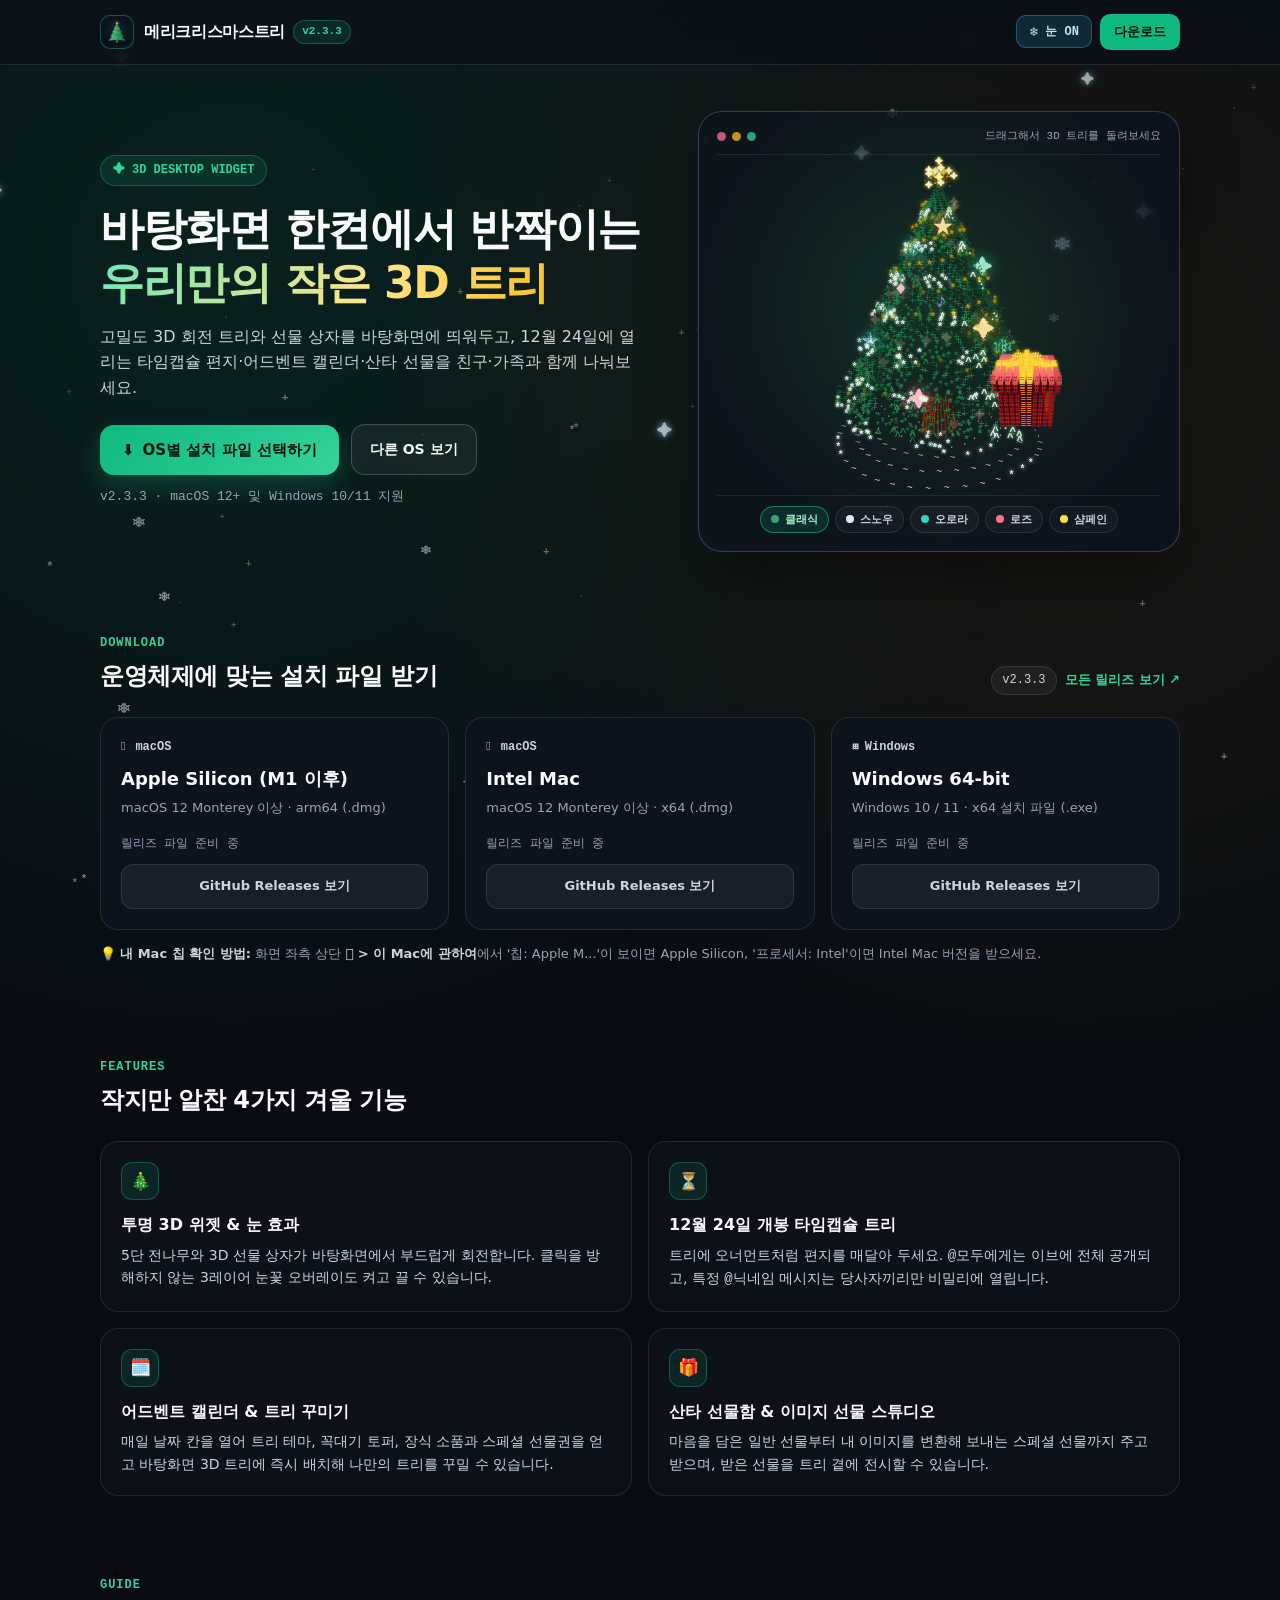
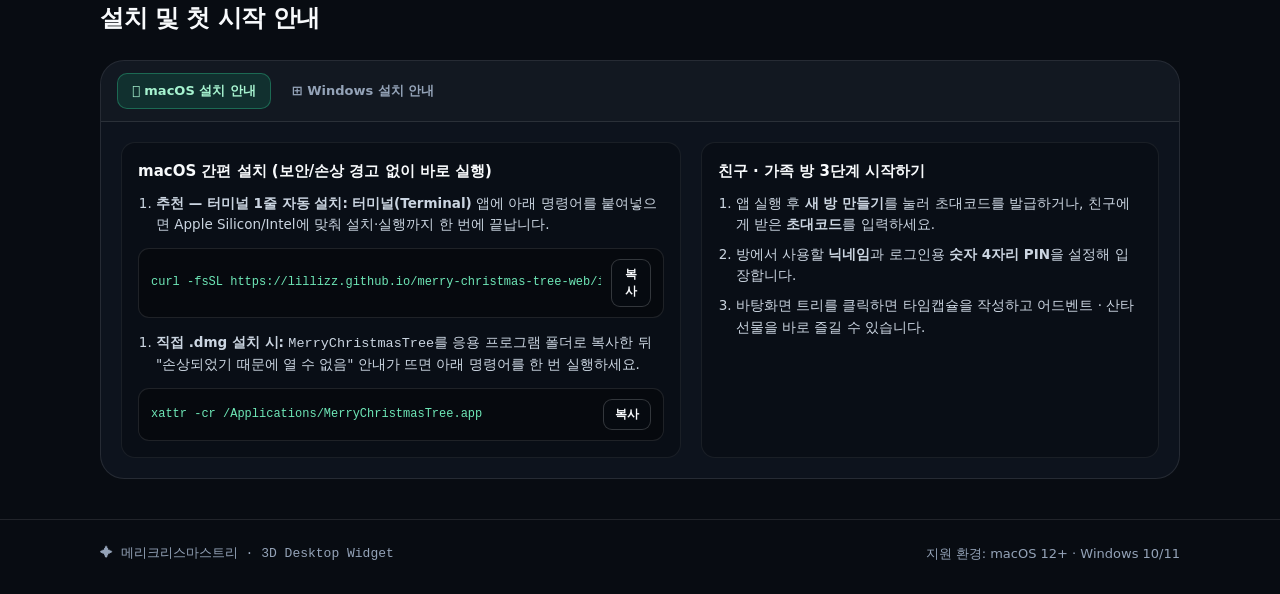
<file: index.html>
<!doctype html>
<html lang="ko">
  <head>
    <meta charset="UTF-8" />
    <meta name="viewport" content="width=device-width, initial-scale=1.0" />
    <title>메리크리스마스트리 — 3D 크리스마스 트리 데스크탑 위젯</title>
    <meta
      name="description"
      content="macOS와 Windows 바탕화면에 3D 회전 크리스마스 트리를 띄워두고 타임캡슐, 어드벤트 캘린더, 산타 선물을 함께 나누는 데스크탑 위젯 앱입니다."
    />
    <meta name="theme-color" content="#080c12" />
    <link rel="icon" type="image/png" href="./assets/icon.png" />
    <link rel="stylesheet" href="./assets/styles.css" />
    <script src="./assets/config.friends.js" defer></script>
    <script src="./assets/ascii-tree.js" defer></script>
    <script src="./assets/app.js" defer></script>
  </head>
  <body>
    <canvas id="snow-overlay-canvas" class="snow-canvas" aria-hidden="true"></canvas>

    <div class="page-shell">
      <header class="site-header">
        <div class="container header-inner">
          <a href="#top" class="brand-link">
            <img src="./assets/icon.png" alt="메리크리스마스트리 아이콘" class="brand-icon" />
            <span class="brand-text">
              <span class="brand-title">메리크리스마스트리</span>
              <span id="nav-version-badge" class="version-pill mono-font">v2.3.3</span>
            </span>
          </a>

          <div class="header-actions">
            <button
              type="button"
              class="icon-toggle-btn is-active"
              data-snow-toggle
              aria-pressed="true"
              title="배경 눈 내리기 켜기/끄기"
            >
              <span>❄</span>
              <span data-snow-label class="mono-font">눈 ON</span>
            </button>
            <a href="#download" class="nav-cta-btn">다운로드</a>
          </div>
        </div>
      </header>

      <main id="top">
        <!-- 히어로 섹션 -->
        <section class="hero-section">
          <div class="container hero-grid">
            <div>
              <div class="hero-badge mono-font">
                <span>✦</span>
                <span>3D DESKTOP WIDGET</span>
              </div>
              <h1 class="hero-title">
                바탕화면 한켠에서 반짝이는<br />
                <span class="accent">우리만의 작은 3D 트리</span>
              </h1>
              <p class="hero-desc">
                고밀도 3D 회전 트리와 선물 상자를 바탕화면에 띄워두고,
                12월 24일에 열리는 타임캡슐 편지·어드벤트 캘린더·산타 선물을
                친구·가족과 함께 나눠보세요.
              </p>

              <div class="hero-cta-row">
                <a id="hero-download-btn" href="#download" class="btn-primary">
                  <span>⬇</span>
                  <span data-btn-label>설치 파일 다운로드</span>
                </a>
                <a href="#download" class="btn-secondary">다른 OS 보기</a>
              </div>

              <p id="hero-platform-note" class="hero-platform-note mono-font">
                macOS 12+ · Windows 10/11 지원
              </p>

              <div id="mobile-notice" class="mobile-notice" hidden>
                <span>PC(macOS · Windows) 전용 앱입니다. PC에서 열어 설치해 주세요.</span>
                <button
                  type="button"
                  class="copy-mini-btn"
                  data-copy-text="__CURRENT_URL__"
                >
                  <span data-copy-label>페이지 링크 복사</span>
                </button>
              </div>
            </div>

            <!-- 3D 트리 실시간 미리보기 -->
            <div class="tree-showcase">
              <div class="showcase-topbar">
                <div class="window-dots" aria-hidden="true">
                  <span></span>
                  <span></span>
                  <span></span>
                </div>
                <span class="showcase-hint mono-font">드래그해서 3D 트리를 돌려보세요</span>
              </div>

              <div class="tree-canvas-wrap">
                <canvas id="hero-tree-canvas" class="tree-canvas"></canvas>
              </div>

              <div class="theme-switcher" role="group" aria-label="트리 테마 미리보기">
                <button type="button" class="theme-chip is-active" data-theme-btn="classic">
                  <span class="theme-dot" style="background: #36a86d"></span>
                  <span>클래식</span>
                </button>
                <button type="button" class="theme-chip" data-theme-btn="snow-white">
                  <span class="theme-dot" style="background: #e2e8f0"></span>
                  <span>스노우</span>
                </button>
                <button type="button" class="theme-chip" data-theme-btn="aurora">
                  <span class="theme-dot" style="background: #2dd4bf"></span>
                  <span>오로라</span>
                </button>
                <button type="button" class="theme-chip" data-theme-btn="rose-winter">
                  <span class="theme-dot" style="background: #fb7185"></span>
                  <span>로즈</span>
                </button>
                <button type="button" class="theme-chip" data-theme-btn="champagne">
                  <span class="theme-dot" style="background: #fde047"></span>
                  <span>샴페인</span>
                </button>
              </div>
            </div>
          </div>
        </section>

        <!-- OS별 다운로드 섹션 -->
        <section id="download" class="section-block">
          <div class="container">
            <div class="section-header">
              <div>
                <p class="section-eyebrow mono-font">DOWNLOAD</p>
                <h2 class="section-title">운영체제에 맞는 설치 파일 받기</h2>
              </div>
              <div class="section-meta">
                <span id="release-version-badge" class="meta-pill mono-font">v2.3.3</span>
                <span id="release-date-badge" class="meta-pill mono-font" hidden></span>
                <a
                  id="github-releases-link"
                  href="#download"
                  target="_blank"
                  rel="noopener noreferrer"
                  class="text-link"
                >
                  모든 릴리즈 보기 ↗
                </a>
              </div>
            </div>

            <div id="release-notes-box" class="release-notes-box" hidden>
              <div class="release-notes-title mono-font">RELEASE NOTES</div>
              <div id="release-notes-text"></div>
            </div>

            <div class="download-grid">
              <article class="download-card" data-platform-card="mac-arm64">
                <div>
                  <div class="card-top-row">
                    <span class="os-tag mono-font"> macOS</span>
                    <span class="rec-badge" data-rec-badge hidden>추천</span>
                  </div>
                  <h3 class="card-title">Apple Silicon (M1 이후)</h3>
                  <p class="card-sub">macOS 12 Monterey 이상 · arm64 (.dmg)</p>
                </div>
                <div class="card-bottom">
                  <span class="asset-meta mono-font" data-asset-meta>확인 중...</span>
                  <a href="#download" class="card-download-btn" data-card-download>
                    <span data-btn-label>설치 파일 다운로드</span>
                  </a>
                </div>
              </article>

              <article class="download-card" data-platform-card="mac-x64">
                <div>
                  <div class="card-top-row">
                    <span class="os-tag mono-font"> macOS</span>
                    <span class="rec-badge" data-rec-badge hidden>추천</span>
                  </div>
                  <h3 class="card-title">Intel Mac</h3>
                  <p class="card-sub">macOS 12 Monterey 이상 · x64 (.dmg)</p>
                </div>
                <div class="card-bottom">
                  <span class="asset-meta mono-font" data-asset-meta>확인 중...</span>
                  <a href="#download" class="card-download-btn" data-card-download>
                    <span data-btn-label>설치 파일 다운로드</span>
                  </a>
                </div>
              </article>

              <article class="download-card" data-platform-card="win-x64">
                <div>
                  <div class="card-top-row">
                    <span class="os-tag mono-font">⊞ Windows</span>
                    <span class="rec-badge" data-rec-badge hidden>추천</span>
                  </div>
                  <h3 class="card-title">Windows 64-bit</h3>
                  <p class="card-sub">Windows 10 / 11 · x64 설치 파일 (.exe)</p>
                </div>
                <div class="card-bottom">
                  <span class="asset-meta mono-font" data-asset-meta>확인 중...</span>
                  <a href="#download" class="card-download-btn" data-card-download>
                    <span data-btn-label>설치 파일 다운로드</span>
                  </a>
                </div>
              </article>
            </div>

            <p class="arch-tip">
              💡 <strong>내 Mac 칩 확인 방법:</strong> 화면 좌측 상단 <strong> &gt; 이 Mac에 관하여</strong>에서
              '칩: Apple M...'이 보이면 Apple Silicon, '프로세서: Intel'이면 Intel Mac 버전을 받으세요.
            </p>
          </div>
        </section>

        <!-- 주요 기능 소개 -->
        <section id="features" class="section-block">
          <div class="container">
            <div class="section-header">
              <div>
                <p class="section-eyebrow mono-font">FEATURES</p>
                <h2 class="section-title">작지만 알찬 4가지 겨울 기능</h2>
              </div>
            </div>

            <div class="features-grid">
              <div class="feature-card">
                <div class="feature-icon">🎄</div>
                <h3>투명 3D 위젯 &amp; 눈 효과</h3>
                <p>
                  5단 전나무와 3D 선물 상자가 바탕화면에서 부드럽게 회전합니다.
                  클릭을 방해하지 않는 3레이어 눈꽃 오버레이도 켜고 끌 수 있습니다.
                </p>
              </div>

              <div class="feature-card">
                <div class="feature-icon">⏳</div>
                <h3>12월 24일 개봉 타임캡슐 트리</h3>
                <p>
                  트리에 오너먼트처럼 편지를 매달아 두세요. <code>@모두에게</code>는 이브에 전체 공개되고,
                  특정 <code>@닉네임</code> 메시지는 당사자끼리만 비밀리에 열립니다.
                </p>
              </div>

              <div class="feature-card">
                <div class="feature-icon">🗓️</div>
                <h3>어드벤트 캘린더 &amp; 트리 꾸미기</h3>
                <p>
                  매일 날짜 칸을 열어 트리 테마, 꼭대기 토퍼, 장식 소품과 스페셜 선물권을 얻고
                  바탕화면 3D 트리에 즉시 배치해 나만의 트리를 꾸밀 수 있습니다.
                </p>
              </div>

              <div class="feature-card">
                <div class="feature-icon">🎁</div>
                <h3>산타 선물함 &amp; 이미지 선물 스튜디오</h3>
                <p>
                  마음을 담은 일반 선물부터 내 이미지를 변환해 보내는 스페셜 선물까지
                  주고받으며, 받은 선물을 트리 곁에 전시할 수 있습니다.
                </p>
              </div>
            </div>
          </div>
        </section>

        <!-- 설치 및 시작 가이드 -->
        <section id="guide" class="section-block">
          <div class="container">
            <div class="section-header">
              <div>
                <p class="section-eyebrow mono-font">GUIDE</p>
                <h2 class="section-title">설치 및 첫 시작 안내</h2>
              </div>
            </div>

            <div class="guide-shell">
              <div class="guide-tabs" role="tablist" aria-label="운영체제별 설치 가이드">
                <button
                  type="button"
                  role="tab"
                  class="guide-tab-btn is-active"
                  data-guide-tab="mac"
                  aria-selected="true"
                >
                   macOS 설치 안내
                </button>
                <button
                  type="button"
                  role="tab"
                  class="guide-tab-btn"
                  data-guide-tab="win"
                  aria-selected="false"
                >
                  ⊞ Windows 설치 안내
                </button>
              </div>

              <div class="guide-body">
                <div class="guide-box" data-guide-panel="mac">
                  <h3>macOS 간편 설치 (보안/손상 경고 없이 바로 실행)</h3>
                  <ol class="guide-list">
                    <li><strong>추천 — 터미널 1줄 자동 설치:</strong> <strong>터미널(Terminal)</strong> 앱에 아래 명령어를 붙여넣으면 Apple Silicon/Intel에 맞춰 설치·실행까지 한 번에 끝납니다.</li>
                  </ol>
                  <div class="code-snippet-box">
                    <code class="mono-font">curl -fsSL https://lillizz.github.io/merry-christmas-tree-web/install-mac.sh | bash -s -- friends</code>
                    <button
                      type="button"
                      class="copy-mini-btn"
                      data-copy-text="curl -fsSL https://lillizz.github.io/merry-christmas-tree-web/install-mac.sh | bash -s -- friends"
                    >
                      <span data-copy-label>복사</span>
                    </button>
                  </div>
                  <ol class="guide-list" style="margin-top: 14px">
                    <li><strong>직접 .dmg 설치 시:</strong> <code>MerryChristmasTree</code>를 응용 프로그램 폴더로 복사한 뒤 "손상되었기 때문에 열 수 없음" 안내가 뜨면 아래 명령어를 한 번 실행하세요.</li>
                  </ol>
                  <div class="code-snippet-box">
                    <code class="mono-font">xattr -cr /Applications/MerryChristmasTree.app</code>
                    <button
                      type="button"
                      class="copy-mini-btn"
                      data-copy-text="xattr -cr /Applications/MerryChristmasTree.app"
                    >
                      <span data-copy-label>복사</span>
                    </button>
                  </div>
                </div>

                <div class="guide-box" data-guide-panel="win" hidden>
                  <h3>Windows SmartScreen 안내 시 실행 방법</h3>
                  <ol class="guide-list">
                    <li>다운로드한 <code>Setup.exe</code> 파일을 실행합니다.</li>
                    <li>"Windows의 PC 보호" 창이 나타나면 좌측의 <strong>추가 정보</strong>를 클릭합니다.</li>
                    <li>아래에 나타나는 <strong>실행</strong> 버튼을 누르면 설치가 바로 진행됩니다.</li>
                  </ol>
                </div>

                <div class="guide-box">
                  <h3>친구 · 가족 방 3단계 시작하기</h3>
                  <ol class="guide-list">
                    <li>앱 실행 후 <strong>새 방 만들기</strong>를 눌러 초대코드를 발급하거나, 친구에게 받은 <strong>초대코드</strong>를 입력하세요.</li>
                    <li>방에서 사용할 <strong>닉네임</strong>과 로그인용 <strong>숫자 4자리 PIN</strong>을 설정해 입장합니다.</li>
                    <li>바탕화면 트리를 클릭하면 타임캡슐을 작성하고 어드벤트 · 산타 선물을 바로 즐길 수 있습니다.</li>
                  </ol>
                </div>
              </div>
            </div>
          </div>
        </section>
      </main>

      <footer class="site-footer">
        <div class="container footer-inner">
          <span class="mono-font">✦ 메리크리스마스트리 · 3D Desktop Widget</span>
          <span>지원 환경: macOS 12+ · Windows 10/11</span>
        </div>
      </footer>
    </div>
  </body>
</html>
</file>
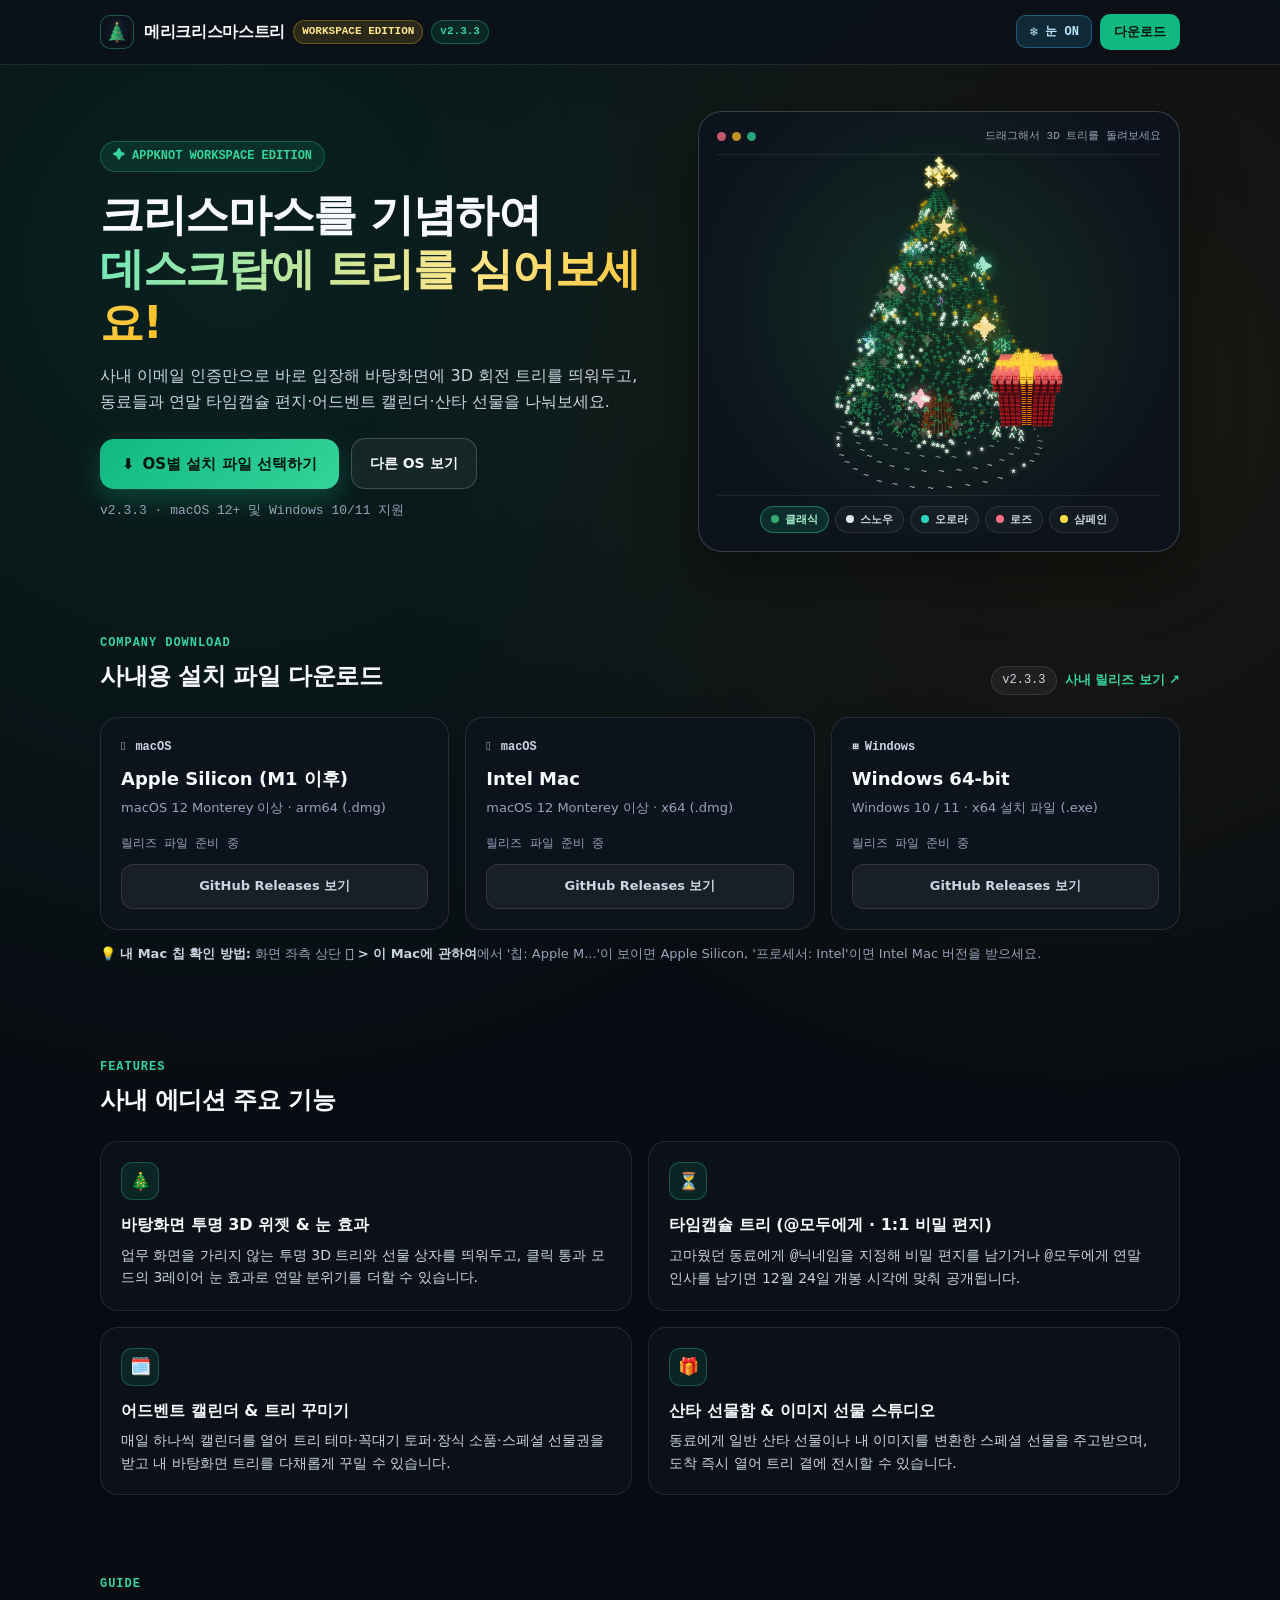
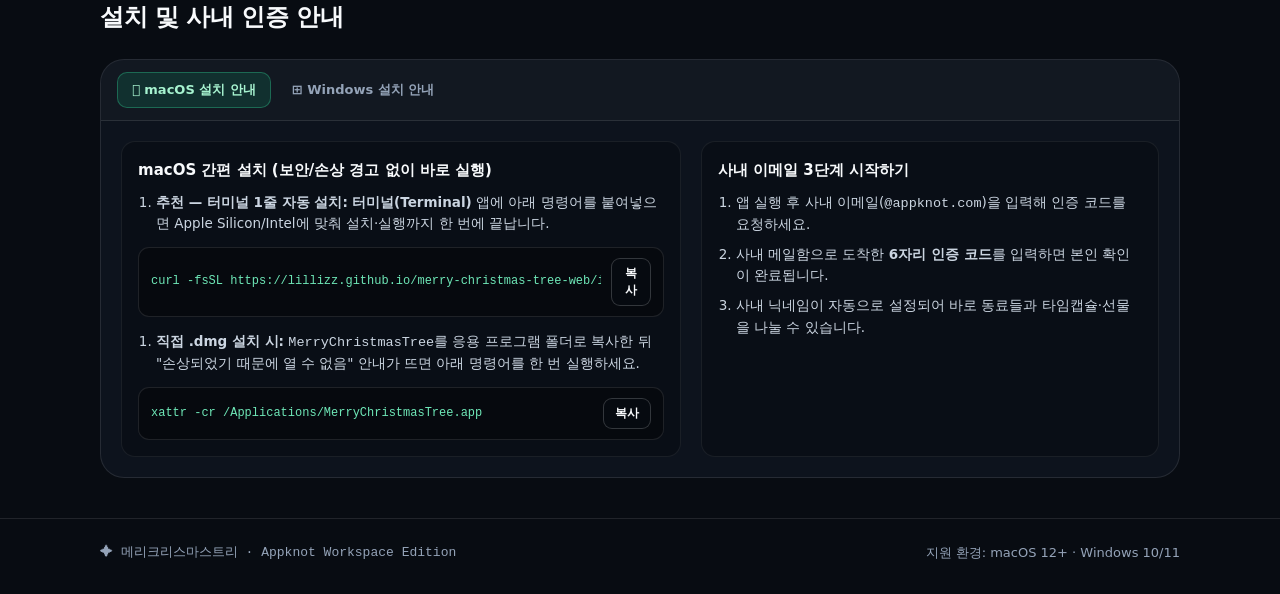
<file: company/index.html>
<!doctype html>
<html lang="ko">
  <head>
    <meta charset="UTF-8" />
    <meta name="viewport" content="width=device-width, initial-scale=1.0" />
    <meta name="robots" content="noindex, nofollow" />
    <title>메리크리스마스트리 (사내 배포용) — 3D 데스크탑 위젯</title>
    <meta
      name="description"
      content="사내 구성원 전용 메리크리스마스트리 데스크탑 위젯 설치 페이지입니다."
    />
    <meta name="theme-color" content="#080c12" />
    <link rel="icon" type="image/png" href="../assets/icon.png" />
    <link rel="stylesheet" href="../assets/styles.css" />
    <script src="../assets/config.company.js" defer></script>
    <script src="../assets/ascii-tree.js" defer></script>
    <script src="../assets/app.js" defer></script>
  </head>
  <body>
    <canvas id="snow-overlay-canvas" class="snow-canvas" aria-hidden="true"></canvas>

    <div class="page-shell">
      <header class="site-header">
        <div class="container header-inner">
          <a href="#top" class="brand-link">
            <img src="../assets/icon.png" alt="메리크리스마스트리 아이콘" class="brand-icon" />
            <span class="brand-text">
              <span class="brand-title">메리크리스마스트리</span>
              <span class="edition-pill mono-font">WORKSPACE EDITION</span>
              <span id="nav-version-badge" class="version-pill mono-font">v2.3.3</span>
            </span>
          </a>

          <div class="header-actions">
            <button
              type="button"
              class="icon-toggle-btn is-active"
              data-snow-toggle
              aria-pressed="true"
              title="배경 눈 내리기 켜기/끄기"
            >
              <span>❄</span>
              <span data-snow-label class="mono-font">눈 ON</span>
            </button>
            <a href="#download" class="nav-cta-btn">다운로드</a>
          </div>
        </div>
      </header>

      <main id="top">
        <!-- 히어로 섹션 -->
        <section class="hero-section">
          <div class="container hero-grid">
            <div>
              <div class="hero-badge mono-font">
                <span>✦</span>
                <span>APPKNOT WORKSPACE EDITION</span>
              </div>
              <h1 class="hero-title">
                크리스마스를 기념하여<br />
                <span class="accent">데스크탑에 트리를 심어보세요!</span>
              </h1>
              <p class="hero-desc">
                사내 이메일 인증만으로 바로 입장해 바탕화면에 3D 회전 트리를 띄워두고,
                동료들과 연말 타임캡슐 편지·어드벤트 캘린더·산타 선물을 나눠보세요.
              </p>

              <div class="hero-cta-row">
                <a id="hero-download-btn" href="#download" class="btn-primary">
                  <span>⬇</span>
                  <span data-btn-label>사내용 설치 파일 다운로드</span>
                </a>
                <a href="#download" class="btn-secondary">다른 OS 보기</a>
              </div>

              <p id="hero-platform-note" class="hero-platform-note mono-font">
                macOS 12+ · Windows 10/11 · 사내 이메일(@appknot.com) 로그인 전용
              </p>

              <div id="mobile-notice" class="mobile-notice" hidden>
                <span>PC(macOS · Windows) 전용 앱입니다. 사내 PC에서 열어 설치해 주세요.</span>
                <button
                  type="button"
                  class="copy-mini-btn"
                  data-copy-text="__CURRENT_URL__"
                >
                  <span data-copy-label>페이지 링크 복사</span>
                </button>
              </div>
            </div>

            <!-- 3D 트리 실시간 미리보기 -->
            <div class="tree-showcase">
              <div class="showcase-topbar">
                <div class="window-dots" aria-hidden="true">
                  <span></span>
                  <span></span>
                  <span></span>
                </div>
                <span class="showcase-hint mono-font">드래그해서 3D 트리를 돌려보세요</span>
              </div>

              <div class="tree-canvas-wrap">
                <canvas id="hero-tree-canvas" class="tree-canvas"></canvas>
              </div>

              <div class="theme-switcher" role="group" aria-label="트리 테마 미리보기">
                <button type="button" class="theme-chip is-active" data-theme-btn="classic">
                  <span class="theme-dot" style="background: #36a86d"></span>
                  <span>클래식</span>
                </button>
                <button type="button" class="theme-chip" data-theme-btn="snow-white">
                  <span class="theme-dot" style="background: #e2e8f0"></span>
                  <span>스노우</span>
                </button>
                <button type="button" class="theme-chip" data-theme-btn="aurora">
                  <span class="theme-dot" style="background: #2dd4bf"></span>
                  <span>오로라</span>
                </button>
                <button type="button" class="theme-chip" data-theme-btn="rose-winter">
                  <span class="theme-dot" style="background: #fb7185"></span>
                  <span>로즈</span>
                </button>
                <button type="button" class="theme-chip" data-theme-btn="champagne">
                  <span class="theme-dot" style="background: #fde047"></span>
                  <span>샴페인</span>
                </button>
              </div>
            </div>
          </div>
        </section>

        <!-- OS별 다운로드 섹션 -->
        <section id="download" class="section-block">
          <div class="container">
            <div class="section-header">
              <div>
                <p class="section-eyebrow mono-font">COMPANY DOWNLOAD</p>
                <h2 class="section-title">사내용 설치 파일 다운로드</h2>
              </div>
              <div class="section-meta">
                <span id="release-version-badge" class="meta-pill mono-font">v2.3.3</span>
                <span id="release-date-badge" class="meta-pill mono-font" hidden></span>
                <a
                  id="github-releases-link"
                  href="#download"
                  target="_blank"
                  rel="noopener noreferrer"
                  class="text-link"
                >
                  사내 릴리즈 보기 ↗
                </a>
              </div>
            </div>

            <div id="release-notes-box" class="release-notes-box" hidden>
              <div class="release-notes-title mono-font">RELEASE NOTES</div>
              <div id="release-notes-text"></div>
            </div>

            <div class="download-grid">
              <article class="download-card" data-platform-card="mac-arm64">
                <div>
                  <div class="card-top-row">
                    <span class="os-tag mono-font"> macOS</span>
                    <span class="rec-badge" data-rec-badge hidden>추천</span>
                  </div>
                  <h3 class="card-title">Apple Silicon (M1 이후)</h3>
                  <p class="card-sub">macOS 12 Monterey 이상 · arm64 (.dmg)</p>
                </div>
                <div class="card-bottom">
                  <span class="asset-meta mono-font" data-asset-meta>확인 중...</span>
                  <a href="#download" class="card-download-btn" data-card-download>
                    <span data-btn-label>설치 파일 다운로드</span>
                  </a>
                </div>
              </article>

              <article class="download-card" data-platform-card="mac-x64">
                <div>
                  <div class="card-top-row">
                    <span class="os-tag mono-font"> macOS</span>
                    <span class="rec-badge" data-rec-badge hidden>추천</span>
                  </div>
                  <h3 class="card-title">Intel Mac</h3>
                  <p class="card-sub">macOS 12 Monterey 이상 · x64 (.dmg)</p>
                </div>
                <div class="card-bottom">
                  <span class="asset-meta mono-font" data-asset-meta>확인 중...</span>
                  <a href="#download" class="card-download-btn" data-card-download>
                    <span data-btn-label>설치 파일 다운로드</span>
                  </a>
                </div>
              </article>

              <article class="download-card" data-platform-card="win-x64">
                <div>
                  <div class="card-top-row">
                    <span class="os-tag mono-font">⊞ Windows</span>
                    <span class="rec-badge" data-rec-badge hidden>추천</span>
                  </div>
                  <h3 class="card-title">Windows 64-bit</h3>
                  <p class="card-sub">Windows 10 / 11 · x64 설치 파일 (.exe)</p>
                </div>
                <div class="card-bottom">
                  <span class="asset-meta mono-font" data-asset-meta>확인 중...</span>
                  <a href="#download" class="card-download-btn" data-card-download>
                    <span data-btn-label>설치 파일 다운로드</span>
                  </a>
                </div>
              </article>
            </div>

            <p class="arch-tip">
              💡 <strong>내 Mac 칩 확인 방법:</strong> 화면 좌측 상단 <strong> &gt; 이 Mac에 관하여</strong>에서
              '칩: Apple M...'이 보이면 Apple Silicon, '프로세서: Intel'이면 Intel Mac 버전을 받으세요.
            </p>
          </div>
        </section>

        <!-- 주요 기능 소개 -->
        <section id="features" class="section-block">
          <div class="container">
            <div class="section-header">
              <div>
                <p class="section-eyebrow mono-font">FEATURES</p>
                <h2 class="section-title">사내 에디션 주요 기능</h2>
              </div>
            </div>

            <div class="features-grid">
              <div class="feature-card">
                <div class="feature-icon">🎄</div>
                <h3>바탕화면 투명 3D 위젯 &amp; 눈 효과</h3>
                <p>
                  업무 화면을 가리지 않는 투명 3D 트리와 선물 상자를 띄워두고,
                  클릭 통과 모드의 3레이어 눈 효과로 연말 분위기를 더할 수 있습니다.
                </p>
              </div>

              <div class="feature-card">
                <div class="feature-icon">⏳</div>
                <h3>타임캡슐 트리 (@모두에게 · 1:1 비밀 편지)</h3>
                <p>
                  고마웠던 동료에게 <code>@닉네임</code>을 지정해 비밀 편지를 남기거나
                  <code>@모두에게</code> 연말 인사를 남기면 12월 24일 개봉 시각에 맞춰 공개됩니다.
                </p>
              </div>

              <div class="feature-card">
                <div class="feature-icon">🗓️</div>
                <h3>어드벤트 캘린더 &amp; 트리 꾸미기</h3>
                <p>
                  매일 하나씩 캘린더를 열어 트리 테마·꼭대기 토퍼·장식 소품·스페셜 선물권을 받고
                  내 바탕화면 트리를 다채롭게 꾸밀 수 있습니다.
                </p>
              </div>

              <div class="feature-card">
                <div class="feature-icon">🎁</div>
                <h3>산타 선물함 &amp; 이미지 선물 스튜디오</h3>
                <p>
                  동료에게 일반 산타 선물이나 내 이미지를 변환한 스페셜 선물을 주고받으며,
                  도착 즉시 열어 트리 곁에 전시할 수 있습니다.
                </p>
              </div>
            </div>
          </div>
        </section>

        <!-- 설치 및 시작 가이드 -->
        <section id="guide" class="section-block">
          <div class="container">
            <div class="section-header">
              <div>
                <p class="section-eyebrow mono-font">GUIDE</p>
                <h2 class="section-title">설치 및 사내 인증 안내</h2>
              </div>
            </div>

            <div class="guide-shell">
              <div class="guide-tabs" role="tablist" aria-label="운영체제별 설치 가이드">
                <button
                  type="button"
                  role="tab"
                  class="guide-tab-btn is-active"
                  data-guide-tab="mac"
                  aria-selected="true"
                >
                   macOS 설치 안내
                </button>
                <button
                  type="button"
                  role="tab"
                  class="guide-tab-btn"
                  data-guide-tab="win"
                  aria-selected="false"
                >
                  ⊞ Windows 설치 안내
                </button>
              </div>

              <div class="guide-body">
                <div class="guide-box" data-guide-panel="mac">
                  <h3>macOS 간편 설치 (보안/손상 경고 없이 바로 실행)</h3>
                  <ol class="guide-list">
                    <li><strong>추천 — 터미널 1줄 자동 설치:</strong> <strong>터미널(Terminal)</strong> 앱에 아래 명령어를 붙여넣으면 Apple Silicon/Intel에 맞춰 설치·실행까지 한 번에 끝납니다.</li>
                  </ol>
                  <div class="code-snippet-box">
                    <code class="mono-font">curl -fsSL https://lillizz.github.io/merry-christmas-tree-web/install-mac.sh | bash -s -- company</code>
                    <button
                      type="button"
                      class="copy-mini-btn"
                      data-copy-text="curl -fsSL https://lillizz.github.io/merry-christmas-tree-web/install-mac.sh | bash -s -- company"
                    >
                      <span data-copy-label>복사</span>
                    </button>
                  </div>
                  <ol class="guide-list" style="margin-top: 14px">
                    <li><strong>직접 .dmg 설치 시:</strong> <code>MerryChristmasTree</code>를 응용 프로그램 폴더로 복사한 뒤 "손상되었기 때문에 열 수 없음" 안내가 뜨면 아래 명령어를 한 번 실행하세요.</li>
                  </ol>
                  <div class="code-snippet-box">
                    <code class="mono-font">xattr -cr /Applications/MerryChristmasTree.app</code>
                    <button
                      type="button"
                      class="copy-mini-btn"
                      data-copy-text="xattr -cr /Applications/MerryChristmasTree.app"
                    >
                      <span data-copy-label>복사</span>
                    </button>
                  </div>
                </div>

                <div class="guide-box" data-guide-panel="win" hidden>
                  <h3>Windows SmartScreen 안내 시 실행 방법</h3>
                  <ol class="guide-list">
                    <li>다운로드한 <code>Setup.exe</code> 파일을 실행합니다.</li>
                    <li>"Windows의 PC 보호" 창이 나타나면 좌측의 <strong>추가 정보</strong>를 클릭합니다.</li>
                    <li>아래에 나타나는 <strong>실행</strong> 버튼을 누르면 설치가 바로 진행됩니다.</li>
                  </ol>
                </div>

                <div class="guide-box">
                  <h3>사내 이메일 3단계 시작하기</h3>
                  <ol class="guide-list">
                    <li>앱 실행 후 사내 이메일(<code>@appknot.com</code>)을 입력해 인증 코드를 요청하세요.</li>
                    <li>사내 메일함으로 도착한 <strong>6자리 인증 코드</strong>를 입력하면 본인 확인이 완료됩니다.</li>
                    <li>사내 닉네임이 자동으로 설정되어 바로 동료들과 타임캡슐·선물을 나눌 수 있습니다.</li>
                  </ol>
                </div>
              </div>
            </div>
          </div>
        </section>
      </main>

      <footer class="site-footer">
        <div class="container footer-inner">
          <span class="mono-font">✦ 메리크리스마스트리 · Appknot Workspace Edition</span>
          <span>지원 환경: macOS 12+ · Windows 10/11</span>
        </div>
      </footer>
    </div>
  </body>
</html>
</file>
<file: assets/styles.css>
:root {
  --bg-base: #080c12;
  --bg-header: rgba(11, 16, 24, 0.88);
  --bg-card: #0d131d;
  --bg-card-soft: rgba(13, 19, 29, 0.72);
  --bg-inset: #090e16;
  --border-subtle: rgba(255, 255, 255, 0.1);
  --border-strong: rgba(255, 255, 255, 0.18);
  --text-primary: #f8fafc;
  --text-secondary: #cbd5e1;
  --text-muted: #94a3b8;
  --emerald: #34d399;
  --emerald-strong: #10b981;
  --gold: #fbbf24;
  --sky: #38bdf8;
  --rose: #fb7185;
  --radius-lg: 18px;
  --radius-xl: 24px;
}

*,
*::before,
*::after {
  box-sizing: border-box;
}

html {
  scroll-behavior: smooth;
}

body {
  margin: 0;
  min-height: 100vh;
  background:
    radial-gradient(circle at 18% 12%, rgba(16, 185, 129, 0.12), transparent 38%),
    radial-gradient(circle at 84% 18%, rgba(251, 191, 36, 0.08), transparent 34%),
    var(--bg-base);
  color: var(--text-primary);
  font-family:
    'Pretendard',
    -apple-system,
    BlinkMacSystemFont,
    'Apple SD Gothic Neo',
    'Malgun Gothic',
    system-ui,
    sans-serif;
  line-height: 1.6;
  -webkit-font-smoothing: antialiased;
}

a {
  color: inherit;
  text-decoration: none;
}

button {
  font-family: inherit;
  cursor: pointer;
}

[hidden] {
  display: none !important;
}

.mono-font {
  font-family:
    ui-monospace,
    SFMono-Regular,
    Menlo,
    Monaco,
    Consolas,
    'Liberation Mono',
    'Courier New',
    monospace;
}

.snow-canvas {
  position: fixed;
  inset: 0;
  width: 100vw;
  height: 100vh;
  pointer-events: none;
  z-index: 0;
}

.page-shell {
  position: relative;
  z-index: 1;
  min-height: 100vh;
  display: flex;
  flex-direction: column;
}

.container {
  width: 100%;
  max-width: 1120px;
  margin: 0 auto;
  padding: 0 20px;
}

/* ===== 헤더 ===== */
.site-header {
  position: sticky;
  top: 0;
  z-index: 30;
  background: var(--bg-header);
  backdrop-filter: blur(14px);
  -webkit-backdrop-filter: blur(14px);
  border-bottom: 1px solid var(--border-subtle);
}

.header-inner {
  height: 64px;
  display: flex;
  align-items: center;
  justify-content: space-between;
  gap: 12px;
}

.brand-link {
  display: inline-flex;
  align-items: center;
  gap: 10px;
  min-width: 0;
}

.brand-icon {
  width: 34px;
  height: 34px;
  border-radius: 10px;
  border: 1px solid rgba(52, 211, 153, 0.35);
  background: #0b131d;
  object-fit: cover;
  flex-shrink: 0;
}

.brand-text {
  display: flex;
  align-items: center;
  gap: 8px;
  flex-wrap: wrap;
}

.brand-title {
  font-size: 16px;
  font-weight: 700;
  letter-spacing: -0.02em;
  color: var(--text-primary);
}

.version-pill {
  display: inline-flex;
  align-items: center;
  padding: 2px 8px;
  border-radius: 999px;
  font-size: 11px;
  font-weight: 600;
  color: var(--emerald);
  background: rgba(16, 185, 129, 0.14);
  border: 1px solid rgba(52, 211, 153, 0.3);
}

.edition-pill {
  display: inline-flex;
  align-items: center;
  padding: 2px 8px;
  border-radius: 999px;
  font-size: 11px;
  font-weight: 600;
  color: #fde68a;
  background: rgba(251, 191, 36, 0.14);
  border: 1px solid rgba(251, 191, 36, 0.32);
}

.header-actions {
  display: flex;
  align-items: center;
  gap: 8px;
}

.icon-toggle-btn {
  display: inline-flex;
  align-items: center;
  gap: 6px;
  padding: 7px 12px;
  border-radius: 10px;
  border: 1px solid var(--border-subtle);
  background: rgba(255, 255, 255, 0.04);
  color: var(--text-secondary);
  font-size: 12px;
  font-weight: 600;
  transition:
    background-color 0.16s ease,
    border-color 0.16s ease,
    color 0.16s ease;
}

.icon-toggle-btn:hover {
  background: rgba(255, 255, 255, 0.09);
  color: var(--text-primary);
}

.icon-toggle-btn.is-active {
  color: #bae6fd;
  background: rgba(56, 189, 248, 0.14);
  border-color: rgba(56, 189, 248, 0.35);
}

.nav-cta-btn {
  display: inline-flex;
  align-items: center;
  gap: 6px;
  padding: 8px 14px;
  border-radius: 10px;
  background: var(--emerald-strong);
  color: #04130d;
  font-size: 13px;
  font-weight: 700;
  transition:
    transform 0.15s ease,
    background-color 0.15s ease;
}

.nav-cta-btn:hover {
  background: var(--emerald);
  transform: translateY(-1px);
}

/* ===== 히어로 ===== */
.hero-section {
  padding: 46px 0 42px;
}

.hero-grid {
  display: grid;
  grid-template-columns: minmax(0, 1.08fr) minmax(0, 0.92fr);
  gap: 32px;
  align-items: center;
}

.hero-badge {
  display: inline-flex;
  align-items: center;
  gap: 7px;
  padding: 5px 12px;
  border-radius: 999px;
  font-size: 12px;
  font-weight: 600;
  color: var(--emerald);
  background: rgba(16, 185, 129, 0.12);
  border: 1px solid rgba(52, 211, 153, 0.28);
  margin-bottom: 16px;
}

.hero-title {
  margin: 0 0 14px;
  font-size: clamp(30px, 4.2vw, 44px);
  line-height: 1.22;
  letter-spacing: -0.03em;
  font-weight: 800;
}

.hero-title .accent {
  background: linear-gradient(120deg, #6ee7b7 0%, #fde68a 60%, #fbbf24 100%);
  -webkit-background-clip: text;
  background-clip: text;
  color: transparent;
}

.hero-desc {
  margin: 0 0 24px;
  font-size: 16px;
  color: var(--text-secondary);
  max-width: 540px;
}

.hero-cta-row {
  display: flex;
  flex-wrap: wrap;
  align-items: center;
  gap: 12px;
}

.btn-primary {
  display: inline-flex;
  align-items: center;
  justify-content: center;
  gap: 8px;
  padding: 13px 22px;
  border-radius: 14px;
  background: linear-gradient(135deg, #10b981 0%, #34d399 100%);
  color: #03150e;
  font-size: 15px;
  font-weight: 800;
  border: none;
  box-shadow: 0 10px 26px rgba(16, 185, 129, 0.28);
  transition:
    transform 0.16s ease,
    box-shadow 0.16s ease,
    filter 0.16s ease;
}

.btn-primary:hover {
  transform: translateY(-2px);
  box-shadow: 0 14px 32px rgba(16, 185, 129, 0.36);
  filter: brightness(1.04);
}

.btn-secondary {
  display: inline-flex;
  align-items: center;
  justify-content: center;
  gap: 7px;
  padding: 13px 18px;
  border-radius: 14px;
  background: rgba(255, 255, 255, 0.05);
  border: 1px solid var(--border-strong);
  color: var(--text-primary);
  font-size: 14px;
  font-weight: 600;
  transition:
    background-color 0.16s ease,
    border-color 0.16s ease;
}

.btn-secondary:hover {
  background: rgba(255, 255, 255, 0.1);
}

.hero-platform-note {
  margin: 12px 0 0;
  font-size: 13px;
  color: var(--text-muted);
}

.mobile-notice {
  margin-top: 16px;
  padding: 13px 15px;
  border-radius: 14px;
  background: rgba(251, 191, 36, 0.1);
  border: 1px solid rgba(251, 191, 36, 0.3);
  display: flex;
  flex-wrap: wrap;
  align-items: center;
  justify-content: space-between;
  gap: 10px;
  font-size: 13px;
  color: #fef3c7;
}

.copy-mini-btn {
  display: inline-flex;
  align-items: center;
  gap: 5px;
  padding: 6px 11px;
  border-radius: 9px;
  border: 1px solid rgba(255, 255, 255, 0.18);
  background: rgba(8, 12, 18, 0.72);
  color: var(--text-primary);
  font-size: 12px;
  font-weight: 600;
  transition:
    background-color 0.15s ease,
    border-color 0.15s ease;
}

.copy-mini-btn:hover {
  background: rgba(255, 255, 255, 0.12);
}

.copy-mini-btn.is-copied {
  border-color: rgba(52, 211, 153, 0.5);
  color: var(--emerald);
}

/* ===== 3D ASCII 트리 쇼케이스 ===== */
.tree-showcase {
  background: radial-gradient(
    circle at 50% 44%,
    rgba(16, 185, 129, 0.14),
    rgba(13, 19, 29, 0.96) 72%
  );
  border: 1px solid var(--border-strong);
  border-radius: var(--radius-xl);
  padding: 16px 18px 18px;
  box-shadow: 0 24px 60px rgba(0, 0, 0, 0.45);
}

.showcase-topbar {
  display: flex;
  align-items: center;
  justify-content: space-between;
  gap: 10px;
  padding-bottom: 8px;
  border-bottom: 1px solid rgba(255, 255, 255, 0.08);
}

.window-dots {
  display: inline-flex;
  align-items: center;
  gap: 6px;
}

.window-dots span {
  width: 9px;
  height: 9px;
  border-radius: 999px;
  background: rgba(255, 255, 255, 0.2);
}

.window-dots span:nth-child(1) {
  background: rgba(251, 113, 133, 0.75);
}

.window-dots span:nth-child(2) {
  background: rgba(251, 191, 36, 0.75);
}

.window-dots span:nth-child(3) {
  background: rgba(52, 211, 153, 0.75);
}

.showcase-hint {
  font-size: 11px;
  color: var(--text-muted);
}

.tree-canvas-wrap {
  position: relative;
  height: 340px;
  width: 100%;
}

.tree-canvas {
  display: block;
  width: 100%;
  height: 100%;
  touch-action: pan-y;
}

.theme-switcher {
  display: flex;
  flex-wrap: wrap;
  justify-content: center;
  gap: 6px;
  padding-top: 10px;
  border-top: 1px solid rgba(255, 255, 255, 0.08);
}

.theme-chip {
  display: inline-flex;
  align-items: center;
  gap: 6px;
  padding: 5px 10px;
  border-radius: 999px;
  border: 1px solid var(--border-subtle);
  background: rgba(255, 255, 255, 0.03);
  color: var(--text-secondary);
  font-size: 11px;
  font-weight: 600;
  transition: all 0.15s ease;
}

.theme-chip:hover {
  background: rgba(255, 255, 255, 0.08);
  color: var(--text-primary);
}

.theme-chip.is-active {
  background: rgba(16, 185, 129, 0.16);
  border-color: rgba(52, 211, 153, 0.45);
  color: #a7f3d0;
}

.theme-dot {
  width: 8px;
  height: 8px;
  border-radius: 999px;
}

/* ===== 공통 섹션 ===== */
.section-block {
  padding: 40px 0;
}

.section-header {
  display: flex;
  flex-wrap: wrap;
  align-items: flex-end;
  justify-content: space-between;
  gap: 14px;
  margin-bottom: 22px;
}

.section-eyebrow {
  margin: 0 0 4px;
  font-size: 12px;
  font-weight: 700;
  letter-spacing: 0.08em;
  color: var(--emerald);
  text-transform: uppercase;
}

.section-title {
  margin: 0;
  font-size: 24px;
  font-weight: 800;
  letter-spacing: -0.02em;
}

.section-meta {
  display: inline-flex;
  align-items: center;
  gap: 8px;
  flex-wrap: wrap;
}

.meta-pill {
  padding: 4px 10px;
  border-radius: 999px;
  font-size: 12px;
  color: var(--text-secondary);
  background: rgba(255, 255, 255, 0.05);
  border: 1px solid var(--border-subtle);
}

.text-link {
  font-size: 13px;
  font-weight: 600;
  color: var(--emerald);
}

.text-link:hover {
  text-decoration: underline;
}

.release-notes-box {
  margin-bottom: 18px;
  padding: 13px 16px;
  border-radius: 14px;
  background: rgba(255, 255, 255, 0.035);
  border: 1px solid var(--border-subtle);
  font-size: 13px;
  color: var(--text-secondary);
}

.release-notes-title {
  font-size: 11px;
  font-weight: 700;
  color: var(--gold);
  margin-bottom: 4px;
}

/* ===== OS 다운로드 카드 ===== */
.download-grid {
  display: grid;
  grid-template-columns: repeat(3, minmax(0, 1fr));
  gap: 16px;
}

.download-card {
  position: relative;
  display: flex;
  flex-direction: column;
  justify-content: space-between;
  gap: 16px;
  padding: 20px;
  border-radius: var(--radius-lg);
  background: var(--bg-card);
  border: 1px solid var(--border-subtle);
  transition:
    transform 0.16s ease,
    border-color 0.16s ease;
}

.download-card:hover {
  transform: translateY(-2px);
  border-color: var(--border-strong);
}

.download-card.is-recommended {
  border-color: rgba(52, 211, 153, 0.55);
  background: linear-gradient(
    180deg,
    rgba(16, 185, 129, 0.1) 0%,
    var(--bg-card) 48%
  );
  box-shadow: 0 12px 30px rgba(16, 185, 129, 0.12);
}

.card-top-row {
  display: flex;
  align-items: center;
  justify-content: space-between;
  gap: 8px;
  margin-bottom: 8px;
}

.os-tag {
  display: inline-flex;
  align-items: center;
  gap: 6px;
  font-size: 12px;
  font-weight: 700;
  color: var(--text-secondary);
}

.rec-badge {
  padding: 2px 8px;
  border-radius: 999px;
  font-size: 11px;
  font-weight: 700;
  color: #03150e;
  background: var(--emerald);
}

.card-title {
  margin: 0 0 4px;
  font-size: 18px;
  font-weight: 700;
}

.card-sub {
  margin: 0;
  font-size: 13px;
  color: var(--text-muted);
}

.card-bottom {
  display: flex;
  flex-direction: column;
  gap: 10px;
}

.asset-meta {
  font-size: 12px;
  color: var(--text-muted);
}

.card-download-btn {
  display: inline-flex;
  align-items: center;
  justify-content: center;
  width: 100%;
  padding: 11px 14px;
  border-radius: 12px;
  background: rgba(16, 185, 129, 0.16);
  border: 1px solid rgba(52, 211, 153, 0.38);
  color: #a7f3d0;
  font-size: 13px;
  font-weight: 700;
  transition: all 0.15s ease;
}

.card-download-btn:hover {
  background: var(--emerald-strong);
  color: #03150e;
}

.download-card.is-recommended .card-download-btn {
  background: var(--emerald-strong);
  border-color: var(--emerald);
  color: #03150e;
}

.download-card.is-recommended .card-download-btn:hover {
  background: var(--emerald);
}

.card-download-btn.is-secondary {
  background: rgba(255, 255, 255, 0.05);
  border-color: var(--border-subtle);
  color: var(--text-secondary);
}

.card-download-btn.is-secondary:hover {
  background: rgba(255, 255, 255, 0.11);
  color: var(--text-primary);
}

.arch-tip {
  margin-top: 14px;
  font-size: 13px;
  color: var(--text-muted);
}

.arch-tip strong {
  color: var(--text-secondary);
}

/* ===== 기능 카드 ===== */
.features-grid {
  display: grid;
  grid-template-columns: repeat(2, minmax(0, 1fr));
  gap: 16px;
}

.feature-card {
  padding: 20px;
  border-radius: var(--radius-lg);
  background: var(--bg-card-soft);
  border: 1px solid var(--border-subtle);
}

.feature-icon {
  display: inline-flex;
  align-items: center;
  justify-content: center;
  width: 38px;
  height: 38px;
  border-radius: 11px;
  background: rgba(16, 185, 129, 0.12);
  border: 1px solid rgba(52, 211, 153, 0.28);
  color: var(--emerald);
  font-size: 17px;
  margin-bottom: 12px;
}

.feature-card h3 {
  margin: 0 0 6px;
  font-size: 16px;
  font-weight: 700;
}

.feature-card p {
  margin: 0;
  font-size: 14px;
  color: var(--text-secondary);
}

/* ===== 설치 & 시작 가이드 ===== */
.guide-shell {
  border-radius: var(--radius-xl);
  background: var(--bg-card);
  border: 1px solid var(--border-subtle);
  overflow: hidden;
}

.guide-tabs {
  display: flex;
  gap: 6px;
  padding: 12px 16px;
  border-bottom: 1px solid var(--border-subtle);
  background: rgba(255, 255, 255, 0.02);
}

.guide-tab-btn {
  padding: 8px 14px;
  border-radius: 10px;
  border: 1px solid transparent;
  background: transparent;
  color: var(--text-muted);
  font-size: 13px;
  font-weight: 700;
  transition: all 0.15s ease;
}

.guide-tab-btn:hover {
  color: var(--text-primary);
  background: rgba(255, 255, 255, 0.05);
}

.guide-tab-btn.is-active {
  color: #a7f3d0;
  background: rgba(16, 185, 129, 0.15);
  border-color: rgba(52, 211, 153, 0.35);
}

.guide-body {
  padding: 20px;
  display: grid;
  grid-template-columns: minmax(0, 1.1fr) minmax(0, 0.9fr);
  gap: 20px;
}

.guide-box {
  padding: 16px;
  border-radius: 14px;
  background: var(--bg-inset);
  border: 1px solid rgba(255, 255, 255, 0.07);
}

.guide-box h3 {
  margin: 0 0 10px;
  font-size: 15px;
  font-weight: 700;
  color: var(--text-primary);
}

.guide-list {
  margin: 0;
  padding-left: 18px;
  font-size: 13.5px;
  color: var(--text-secondary);
  display: flex;
  flex-direction: column;
  gap: 8px;
}

.code-snippet-box {
  margin-top: 12px;
  padding: 10px 12px;
  border-radius: 11px;
  background: #06090e;
  border: 1px solid var(--border-subtle);
  display: flex;
  align-items: center;
  justify-content: space-between;
  gap: 10px;
}

.code-snippet-box code {
  font-size: 12px;
  color: #6ee7b7;
  overflow-x: auto;
  white-space: nowrap;
}

/* ===== 푸터 ===== */
.site-footer {
  margin-top: auto;
  border-top: 1px solid var(--border-subtle);
  padding: 24px 0 32px;
  color: var(--text-muted);
  font-size: 13px;
}

.footer-inner {
  display: flex;
  flex-wrap: wrap;
  align-items: center;
  justify-content: space-between;
  gap: 10px;
}

/* ===== 반응형 ===== */
@media (max-width: 920px) {
  .hero-grid {
    grid-template-columns: 1fr;
    gap: 24px;
  }

  .download-grid {
    grid-template-columns: 1fr;
  }

  .guide-body {
    grid-template-columns: 1fr;
  }
}

@media (max-width: 640px) {
  .hero-section {
    padding: 28px 0 26px;
  }

  .tree-canvas-wrap {
    height: 280px;
  }

  .features-grid {
    grid-template-columns: 1fr;
  }

  .nav-cta-btn {
    display: none;
  }
}
</file>
